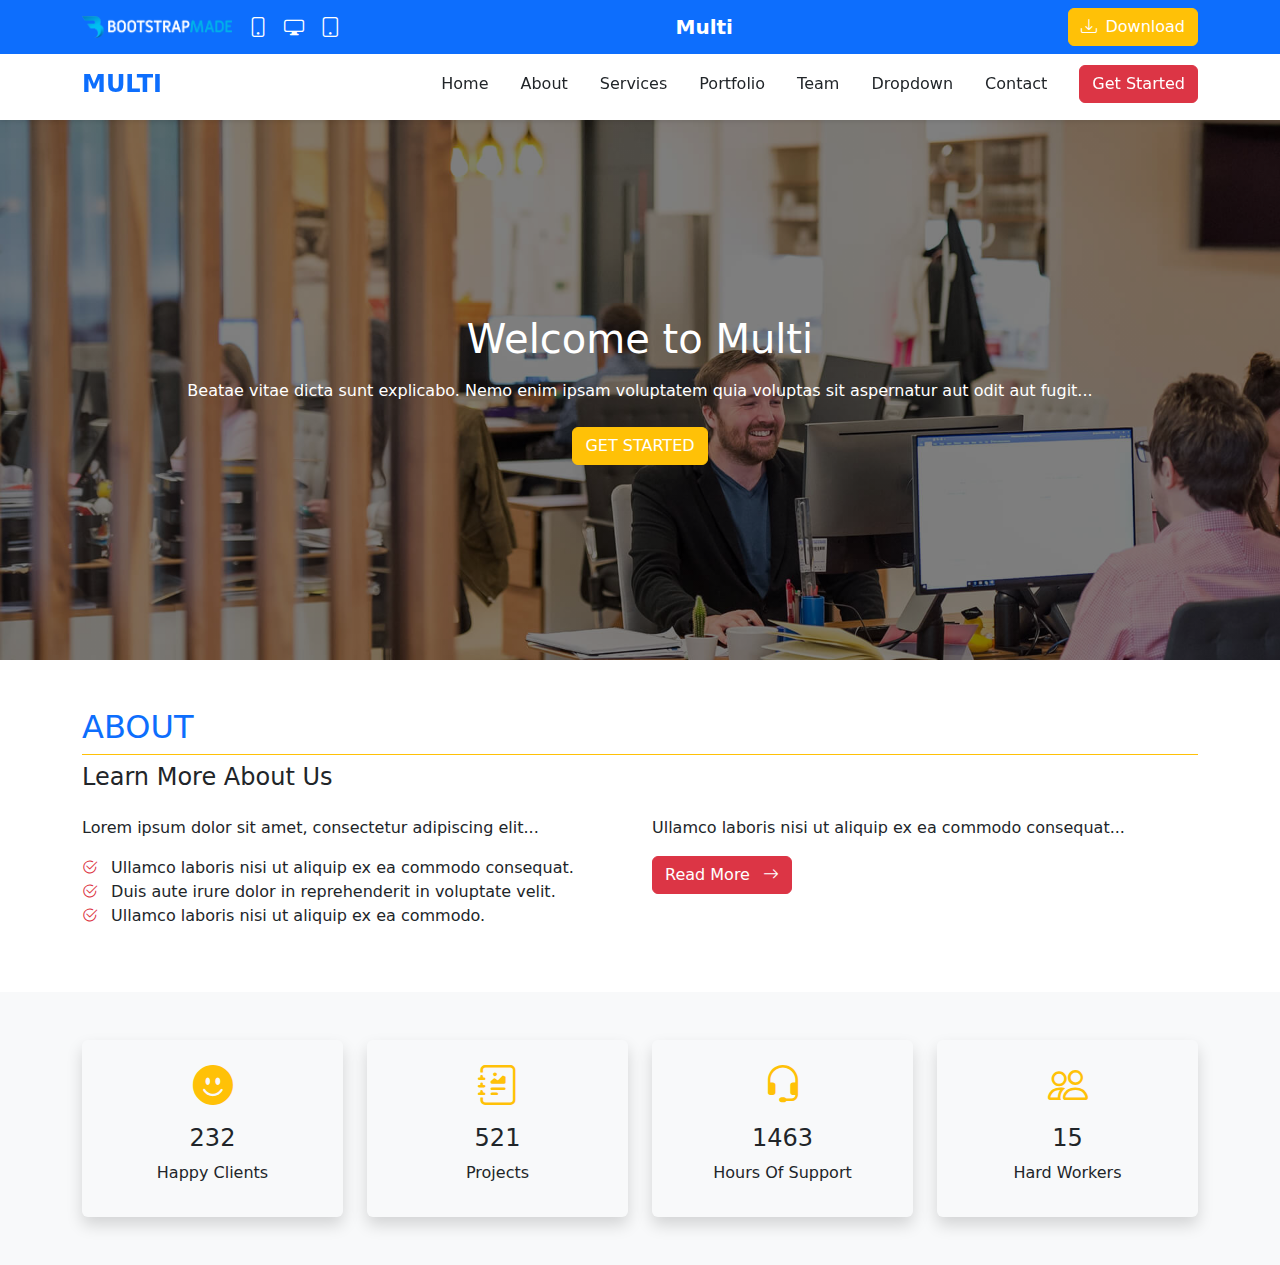
<file: index.html>
<!DOCTYPE html>
<html lang="en">
<head>
  <meta charset="UTF-8">
  <meta name="viewport" content="width=device-width, initial-scale=1.0">
  <title>Multi</title>
  <link href="https://cdn.jsdelivr.net/npm/bootstrap@5.3.2/dist/css/bootstrap.min.css" rel="stylesheet">
  <link href="https://cdn.jsdelivr.net/npm/bootstrap-icons@1.10.5/font/bootstrap-icons.css" rel="stylesheet">
</head>
<body>
  <!-- Header -->
  <header class="bg-primary text-white fixed-top py-2">
    <div class="container d-flex justify-content-between align-items-center">
      <div class="d-flex align-items-center">
        <img src="assets/logo.png" alt="Logo" style="width: 150px;">
        <ul class="list-unstyled d-flex mb-0 ms-3">
          <li class="me-3">
            <a href="#phone-link" class="text-white"><i class="bi bi-phone fs-5"></i></a>
          </li>
          <li class="me-3">
            <a href="#display-link" class="text-white"><i class="bi bi-display fs-5"></i></a>
          </li>
          <li>
            <a href="#tablet-link" class="text-white"><i class="bi bi-tablet fs-5"></i></a>
          </li>
        </ul>
      </div>
      <div class="fw-bold fs-5">Multi</div>
      <a href="#download-link" class="btn btn-warning text-white">
        <i class="bi bi-download me-2"></i>Download
      </a>
    </div>
  </header>

  <nav class="bg-white shadow-sm mt-5 py-3 position-sticky top-0 z-2">
    <div class="container d-flex justify-content-between align-items-center">
      <span class="fs-4 fw-bold text-primary">MULTI</span>
      <div class="d-flex align-items-center">
        <ul class="nav">
          <li class="nav-item"><a class="nav-link text-dark" href="#">Home</a></li>
          <li class="nav-item"><a class="nav-link text-dark" href="#">About</a></li>
          <li class="nav-item"><a class="nav-link text-dark" href="#">Services</a></li>
          <li class="nav-item"><a class="nav-link text-dark" href="#">Portfolio</a></li>
          <li class="nav-item"><a class="nav-link text-dark" href="#">Team</a></li>
          <li class="nav-item"><a class="nav-link text-dark" href="#">Dropdown</a></li>
          <li class="nav-item"><a class="nav-link text-dark" href="#">Contact</a></li>
        </ul>
        <a href="#" class="btn btn-danger ms-3">Get Started</a>
      </div>
    </div>
  </nav>
  <!-- slider Section -->
  <section class="bg-dark text-white text-center d-flex align-items-center justify-content-center" style="height: 60vh; background: linear-gradient(rgba(0,0,0,.5), rgba(0,0,0,.5)), url('assets/hero.jpg') center/cover no-repeat;">
    <div>
      <h1 class="mb-3">Welcome to Multi</h1>
      <p class="mb-4">Beatae vitae dicta sunt explicabo. Nemo enim ipsam voluptatem quia voluptas sit aspernatur aut odit aut fugit...</p>
      <a href="#" class="btn btn-warning text-white">GET STARTED</a>
    </div>
  </section>

  <!-- About Section -->
  <section class="container py-5">
    <h2 class="text-uppercase text-primary border-bottom border-warning pb-2">About</h2>
    <h4 class="mb-4">Learn More About Us</h4>
    <div class="row">
      <div class="col-md-6">
        <p>Lorem ipsum dolor sit amet, consectetur adipiscing elit...</p>
        <ul class="list-unstyled">
          <li><i class="bi bi-check2-circle text-danger me-2"></i> Ullamco laboris nisi ut aliquip ex ea commodo consequat.</li>
          <li><i class="bi bi-check2-circle text-danger me-2"></i> Duis aute irure dolor in reprehenderit in voluptate velit.</li>
          <li><i class="bi bi-check2-circle text-danger me-2"></i> Ullamco laboris nisi ut aliquip ex ea commodo.</li>
        </ul>
      </div>
      <div class="col-md-6">
        <p>Ullamco laboris nisi ut aliquip ex ea commodo consequat...</p>
        <a href="#" class="btn btn-danger">Read More <i class="bi bi-arrow-right ms-2"></i></a>
      </div>
    </div>
  </section>
    <!-- Statistics of site Section -->
    <section class="bg-light py-5">
      <div class="container text-center">
        <div class="row g-4">
          <div class="col-6 col-md-3">
            <div class="p-3 shadow rounded">
              <i class="bi bi-emoji-smile-fill fs-1 text-warning"></i>
              <h4 class="mt-2">232</h4>
              <p>Happy Clients</p>
            </div>
          </div>
          <div class="col-6 col-md-3">
            <div class="p-3 shadow rounded">
              <i class="bi bi-journal-richtext fs-1 text-warning"></i>
              <h4 class="mt-2">521</h4>
              <p>Projects</p>
            </div>
          </div>
          <div class="col-6 col-md-3">
            <div class="p-3 shadow rounded">
              <i class="bi bi-headset fs-1 text-warning"></i>
              <h4 class="mt-2">1463</h4>
              <p>Hours Of Support</p>
            </div>
          </div>
          <div class="col-6 col-md-3">
            <div class="p-3 shadow rounded">
              <i class="bi bi-people fs-1 text-warning"></i>
              <h4 class="mt-2">15</h4>
              <p>Hard Workers</p>
            </div>
          </div>
        </div>
      </div>
    </section>
</body>
</file>
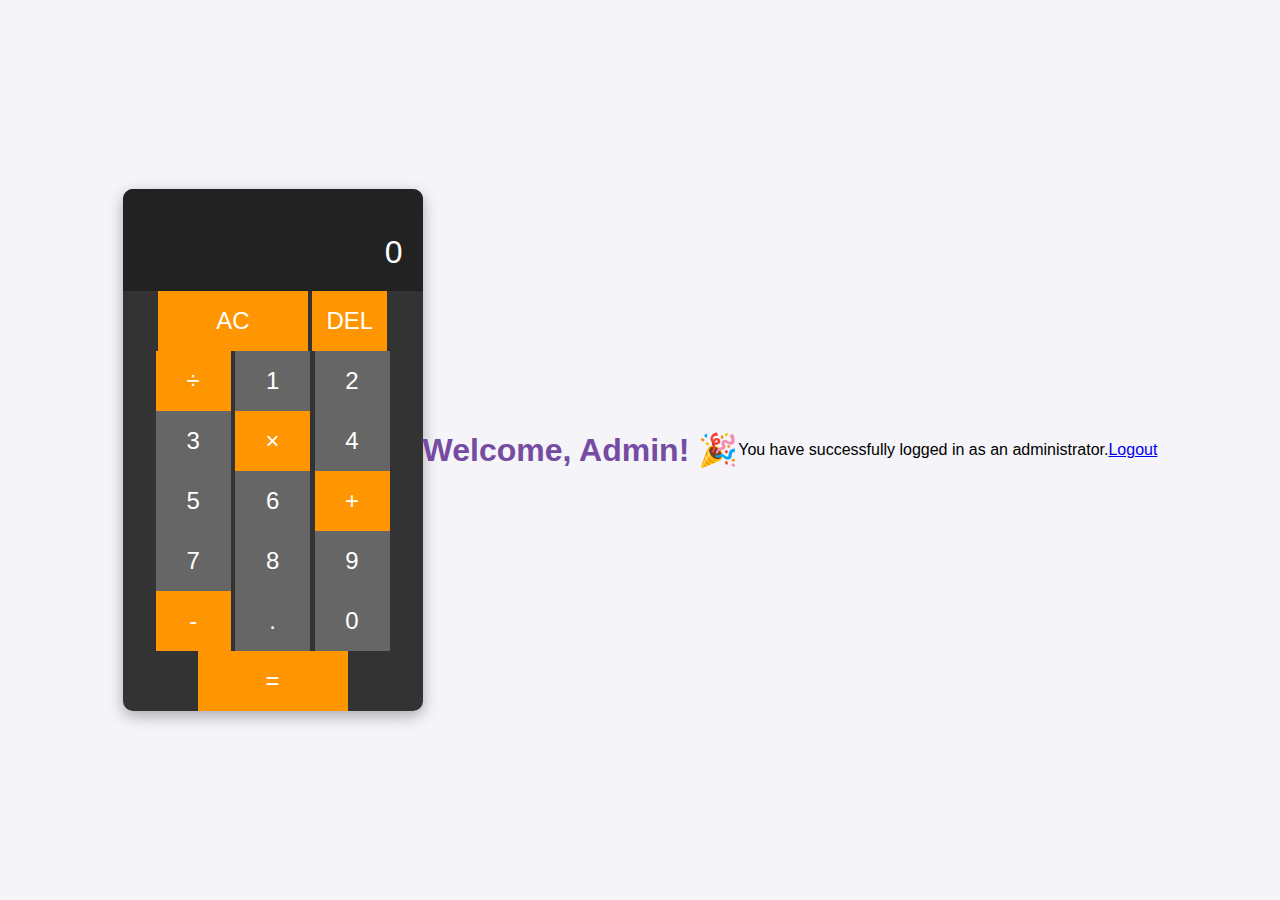
<file: admin.html>
<!DOCTYPE html>
<html lang="en">
<head>
    <meta charset="UTF-8">
    <meta name="viewport" content="width=device-width, initial-scale=1.0">
    <title>JavaScript Calculator</title>
    <link rel="stylesheet" href="boot/admin.css">
</head>
<body>
    <div class="calculator">
        <div class="display">
            <div class="previous-operand" id="previous-operand"></div>
            <div class="current-operand" id="current-operand">0</div>
        </div>
        <button class="span-two" data-action="clear">AC</button>
        <button data-action="delete">DEL</button>
        <button data-action="operation">÷</button>
        <button data-number>1</button>
        <button data-number>2</button>
        <button data-number>3</button>
        <button data-action="operation">×</button>
        <button data-number>4</button>
        <button data-number>5</button>
        <button data-number>6</button>
        <button data-action="operation">+</button>
        <button data-number>7</button>
        <button data-number>8</button>
        <button data-number>9</button>
        <button data-action="operation">-</button>
        <button data-number>.</button>
        <button data-number>0</button>
        <button class="span-two" data-action="calculate">=</button>
    </div>
    <script src="admin.js"></script>
    <!DOCTYPE html>
<html lang="en">
<head>
    <meta charset="UTF-8">
    <meta name="viewport" content="width=device-width, initial-scale=1.0">
    <title>Admin Dashboard</title>
    <style>
        body {
            font-family: Arial, sans-serif;
            text-align: center;
            padding: 50px;
            background: #f4f4f9;
        }
        h1 {
            color: #764ba2;
        }
    </style>
</head>
<body>
    <h1>Welcome, Admin! 🎉</h1>
    <p>You have successfully logged in as an administrator.</p>
    <a href="login.html">Logout</a>
</body>
</html>
</body>
</html>
</file>
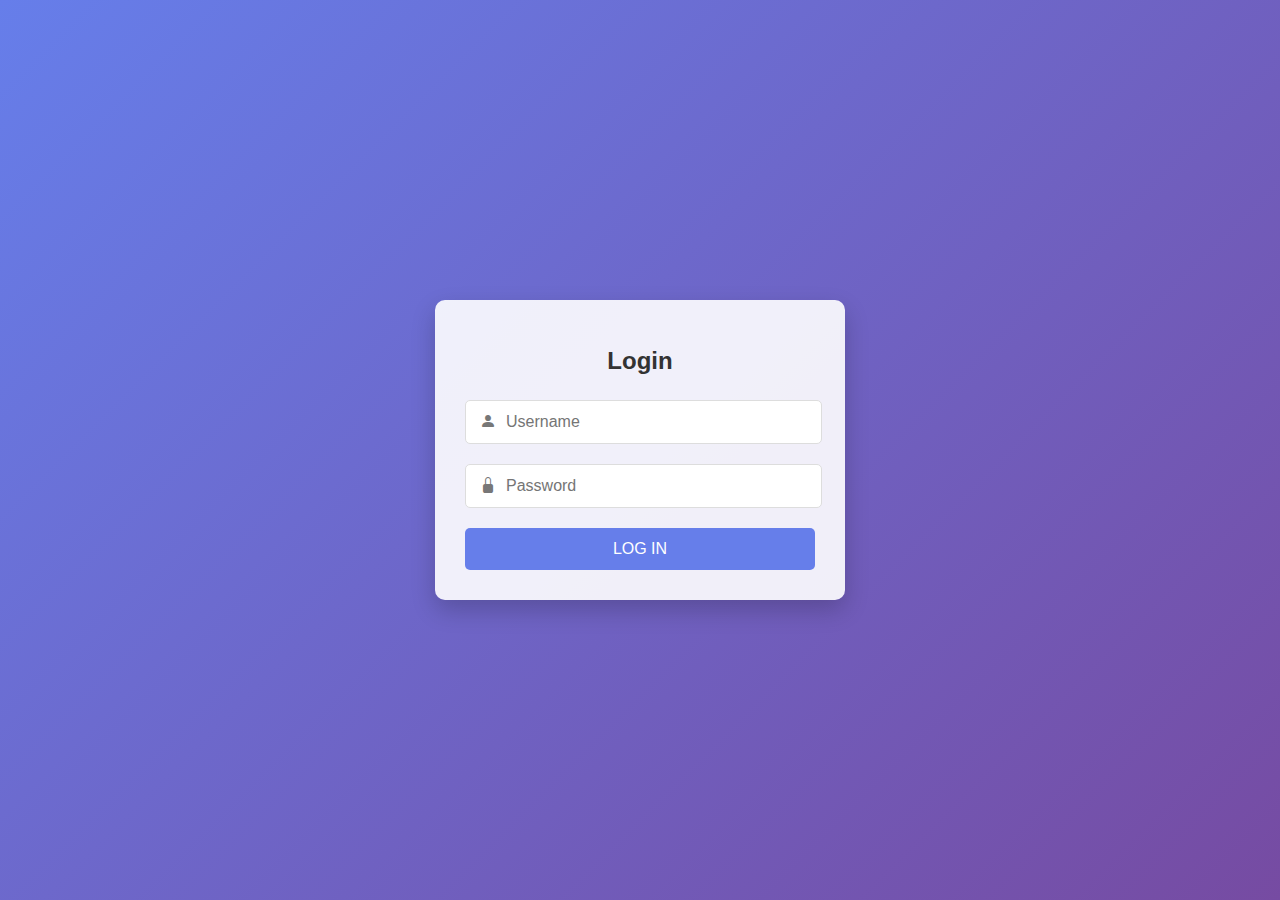
<file: login.html>
<!DOCTYPE html>
<html lang="en">
<head>
    <meta charset="UTF-8">
    <meta name="viewport" content="width=device-width, initial-scale=1.0">
    <title>Login Page</title>
    <link rel="stylesheet" href="boot/login.css">
    <link rel="stylesheet" href="https://cdn.jsdelivr.net/npm/bootstrap-icons@1.11.3/font/bootstrap-icons.min.css">
</head>
<body>
    <div class="login-container">
        <div class="login-box">
            <h1>Login</h1>
            <form id="loginForm">
                <div class="input-group">
                    <i class="bi bi-person-fill"></i>
                    <input type="text" id="username" placeholder="Username" required>
                </div>
                <div class="input-group">
                    <i class="bi bi-lock-fill"></i>
                    <input type="password" id="password" placeholder="Password" required>
                </div>
                <button type="submit" class="login-btn">LOG IN</button>
                <p id="error-message" style="color: red; display: none;">Invalid username or password!</p>
            </form>
        </div>
    </div>
    <script src="loginpage.js"></script>
</body>
</html>
</file>
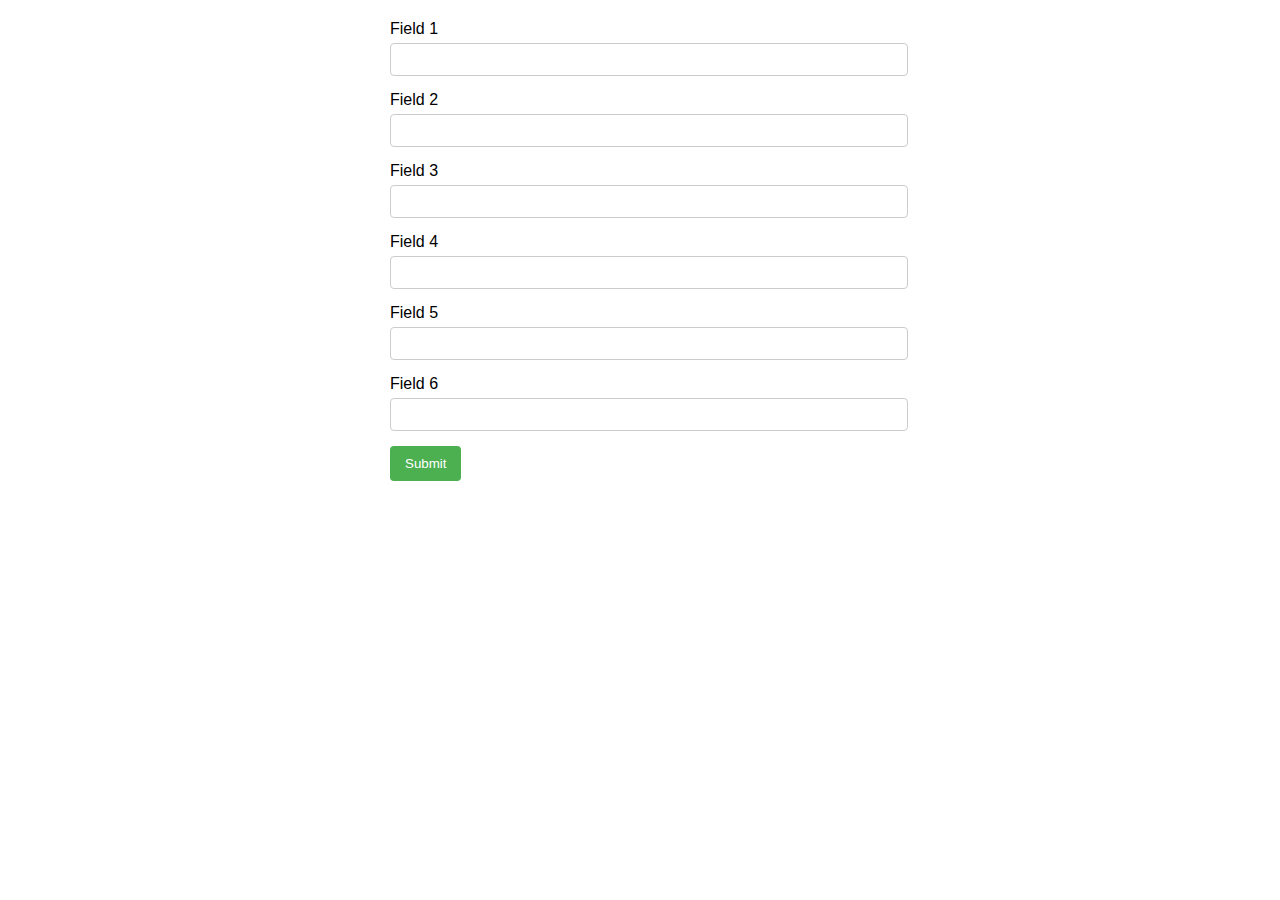
<file: user.html>
<!DOCTYPE html>
<html lang="en">
<head>
    <meta charset="UTF-8">
    <meta name="viewport" content="width=device-width, initial-scale=1.0">
    <title>Simple Form</title>
    <style>
        body {
            font-family: Arial, sans-serif;
            max-width: 500px;
            margin: 0 auto;
            padding: 20px;
        }
        .form-group {
            margin-bottom: 15px;
        }
        label {
            display: block;
            margin-bottom: 5px;
        }
        input, select {
            width: 100%;
            padding: 8px;
            border: 1px solid #ccc;
            border-radius: 4px;
        }
        .empty {
            border-color: red;
        }
        button {
            background-color: #4CAF50;
            color: white;
            padding: 10px 15px;
            border: none;
            border-radius: 4px;
            cursor: pointer;
        }
    </style>
</head>
<body>
    <form id="myForm">
        <div class="form-group">
            <label for="field1">Field 1</label>
            <input type="text" id="field1">
        </div>
        <div class="form-group">
            <label for="field2">Field 2</label>
            <input type="text" id="field2">
        </div>
        <div class="form-group">
            <label for="field3">Field 3</label>
            <input type="text" id="field3">
        </div>
        <div class="form-group">
            <label for="field4">Field 4</label>
            <input type="text" id="field4">
        </div>
        <div class="form-group">
            <label for="field5">Field 5</label>
            <input type="text" id="field5">
        </div>
        <div class="form-group">
            <label for="field6">Field 6</label>
            <input type="text" id="field6">
        </div>
        <button type="submit">Submit</button>
    </form>

    <script src="form.js"></script>
</body>
</html>
</file>
<file: boot/admin.css>
* {
    box-sizing: border-box;
    margin: 0;
    padding: 0;
    font-family: Arial, sans-serif;
}

body {
    background: #f4f4f9;
    display: flex;
    justify-content: center;
    align-items: center;
    min-height: 100vh;
}

.calculator {
    background: #333;
    border-radius: 10px;
    box-shadow: 0 5px 15px rgba(0, 0, 0, 0.3);
    width: 300px;
    overflow: hidden;
}

.display {
    background: #222;
    color: white;
    padding: 20px;
    text-align: right;
}

.previous-operand {
    color: rgba(255, 255, 255, 0.7);
    font-size: 1rem;
    min-height: 20px;
}

.current-operand {
    color: white;
    font-size: 2rem;
    margin-top: 5px;
}

button {
    background: #666;
    border: none;
    color: white;
    cursor: pointer;
    font-size: 1.5rem;
    height: 60px;
    outline: none;
    transition: background 0.2s;
    width: 25%;
}

button:hover {
    background: #888;
}

button[data-action] {
    background: #ff9500;
}

button[data-action]:hover {
    background: #ffaa33;
}

.span-two {
    width: 50%;
}
</file>
<file: boot/login.css>
/* General Styling */
body {
    margin: 0;
    padding: 0;
    font-family: 'Arial', sans-serif;
    background: linear-gradient(135deg, #667eea, #764ba2);
    height: 100vh;
    display: flex;
    justify-content: center;
    align-items: center;
}

/* Login Container */
.login-container {
    background: rgba(255, 255, 255, 0.9);
    padding: 30px;
    border-radius: 10px;
    box-shadow: 0 10px 25px rgba(0, 0, 0, 0.2);
    width: 350px;
    text-align: center;
}

.login-box h1 {
    margin-bottom: 25px;
    color: #333;
    font-size: 24px;
}

/* Input Fields */
.input-group {
    position: relative;
    margin-bottom: 20px;
    padding-right: 50px;
}

.input-group i {
    position: absolute;
    left: 15px;
    top: 50%;
    transform: translateY(-50%);
    color: #777;
}

.input-group input {
    width: 100%;
    padding: 12px 15px 12px 40px;
    border: 1px solid #ddd;
    border-radius: 5px;
    font-size: 16px;
    outline: none;
    transition: border 0.3s;
}

.input-group input:focus {
    border-color: #667eea;
}

/* Login Button */
.login-btn {
    width: 100%;
    padding: 12px;
    background: #667eea;
    color: white;
    border: none;
    border-radius: 5px;
    font-size: 16px;
    cursor: pointer;
    transition: background 0.3s;
}

.login-btn:hover {
    background: #5a6fd1;
}

/* Extra Links */
.extra-links {
    margin-top: 20px;
    font-size: 14px;
}

.forgot-password {
    color: #667eea;
    text-decoration: none;
    display: inline-block;
    margin-bottom: 10px;
}

.forgot-password:hover {
    text-decoration: underline;
}

.signup-link {
    color: #667eea;
    text-decoration: none;
    font-weight: bold;
}

.signup-link:hover {
    text-decoration: underline;
}
</file>
